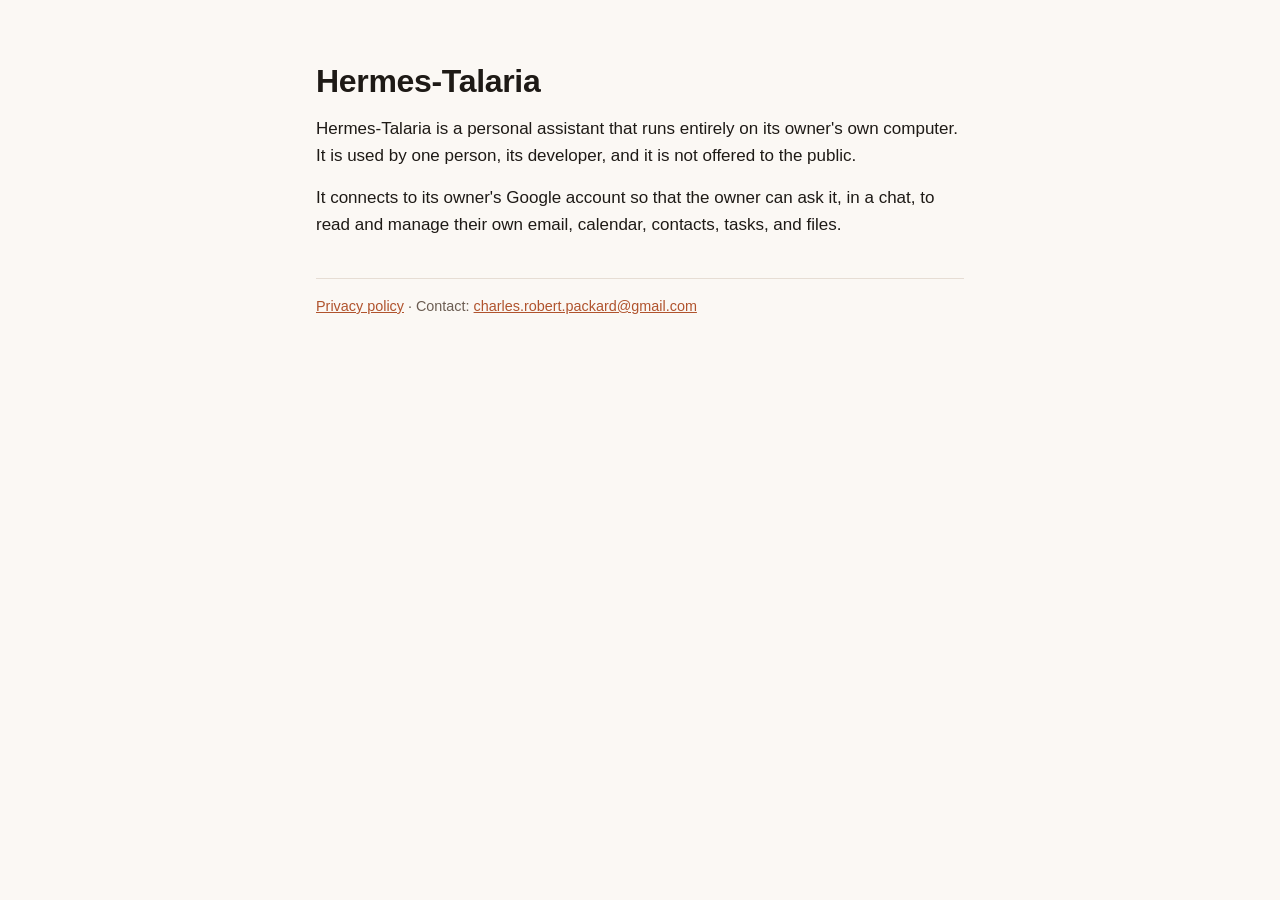
<file: index.html>
<!doctype html>
<html lang="en">
<head>
<meta charset="utf-8">
<meta name="viewport" content="width=device-width, initial-scale=1">
<title>Hermes-Talaria</title>
<link rel="stylesheet" href="style.css">
</head>
<body>
<main>
<h1>Hermes-Talaria</h1>
<p>Hermes-Talaria is a personal assistant that runs entirely on its owner's own computer. It is used by one person, its developer, and it is not offered to the public.</p>
<p>It connects to its owner's Google account so that the owner can ask it, in a chat, to read and manage their own email, calendar, contacts, tasks, and files.</p>
<footer><a href="privacy.html">Privacy policy</a> · Contact: <a href="mailto:charles.robert.packard@gmail.com">charles.robert.packard@gmail.com</a></footer>
</main>
</body>
</html>
</file>
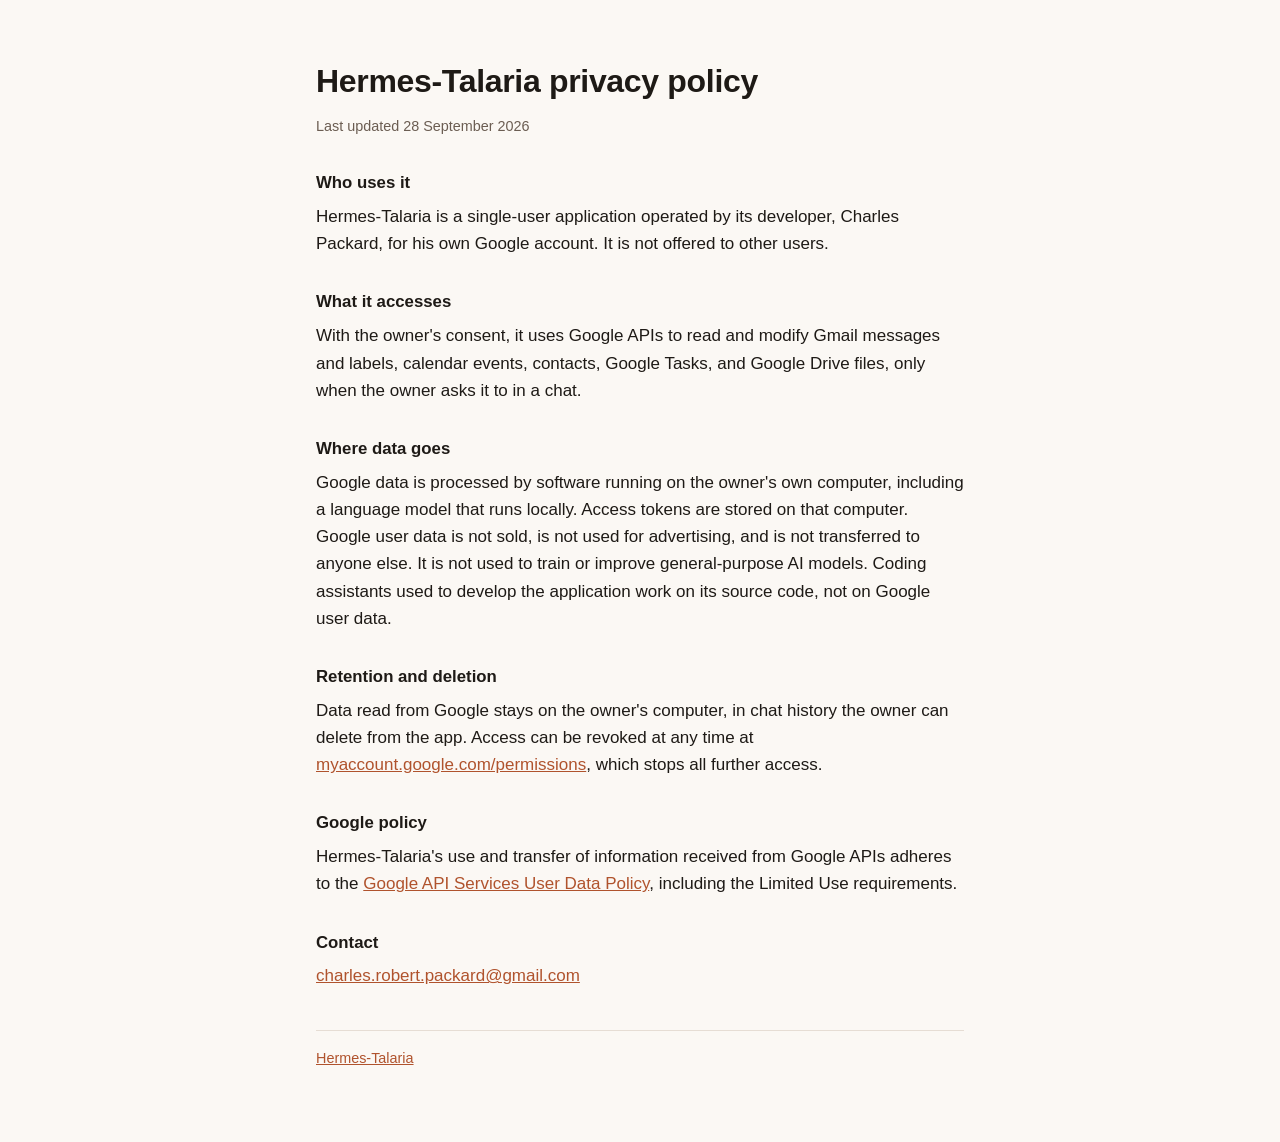
<file: privacy.html>
<!doctype html>
<html lang="en">
<head>
<meta charset="utf-8">
<meta name="viewport" content="width=device-width, initial-scale=1">
<title>Hermes-Talaria privacy policy</title>
<link rel="stylesheet" href="style.css">
</head>
<body>
<main>
<h1>Hermes-Talaria privacy policy</h1>
<p class="meta">Last updated 28 September 2026</p>

<h2>Who uses it</h2>
<p>Hermes-Talaria is a single-user application operated by its developer, Charles Packard, for his own Google account. It is not offered to other users.</p>

<h2>What it accesses</h2>
<p>With the owner's consent, it uses Google APIs to read and modify Gmail messages and labels, calendar events, contacts, Google Tasks, and Google Drive files, only when the owner asks it to in a chat.</p>

<h2>Where data goes</h2>
<p>Google data is processed by software running on the owner's own computer, including a language model that runs locally. Access tokens are stored on that computer. Google user data is not sold, is not used for advertising, and is not transferred to anyone else. It is not used to train or improve general-purpose AI models. Coding assistants used to develop the application work on its source code, not on Google user data.</p>

<h2>Retention and deletion</h2>
<p>Data read from Google stays on the owner's computer, in chat history the owner can delete from the app. Access can be revoked at any time at <a href="https://myaccount.google.com/permissions">myaccount.google.com/permissions</a>, which stops all further access.</p>

<h2>Google policy</h2>
<p>Hermes-Talaria's use and transfer of information received from Google APIs adheres to the <a href="https://developers.google.com/terms/api-services-user-data-policy">Google API Services User Data Policy</a>, including the Limited Use requirements.</p>

<h2>Contact</h2>
<p><a href="mailto:charles.robert.packard@gmail.com">charles.robert.packard@gmail.com</a></p>

<footer><a href="index.html">Hermes-Talaria</a></footer>
</main>
</body>
</html>
</file>
<file: style.css>
:root { --bg: #fbf8f4; --text: #1e1a16; --muted: #6b5d52; --accent: #b0532d; --rule: #e6ddd4; }
@media (prefers-color-scheme: dark) {
  :root { --bg: #111418; --text: #ede8e0; --muted: #9aa3b2; --accent: #e07a4f; --rule: #262c35; }
}
* { box-sizing: border-box; }
body { margin: 0; background: var(--bg); color: var(--text);
  font: 17px/1.6 -apple-system, BlinkMacSystemFont, "Segoe UI", Roboto, sans-serif; }
main { max-width: 680px; margin: 0 auto; padding: 56px 16px 72px; }
h1 { font-size: 2rem; margin: 0 0 8px; letter-spacing: -0.01em; }
h2 { font-size: 1.05rem; margin: 32px 0 6px; }
p { margin: 0 0 14px; }
.meta { color: var(--muted); font-size: 0.9rem; margin-bottom: 28px; }
a { color: var(--accent); }
footer { margin-top: 40px; padding-top: 16px; border-top: 1px solid var(--rule); color: var(--muted); font-size: 0.9rem; }
</file>
